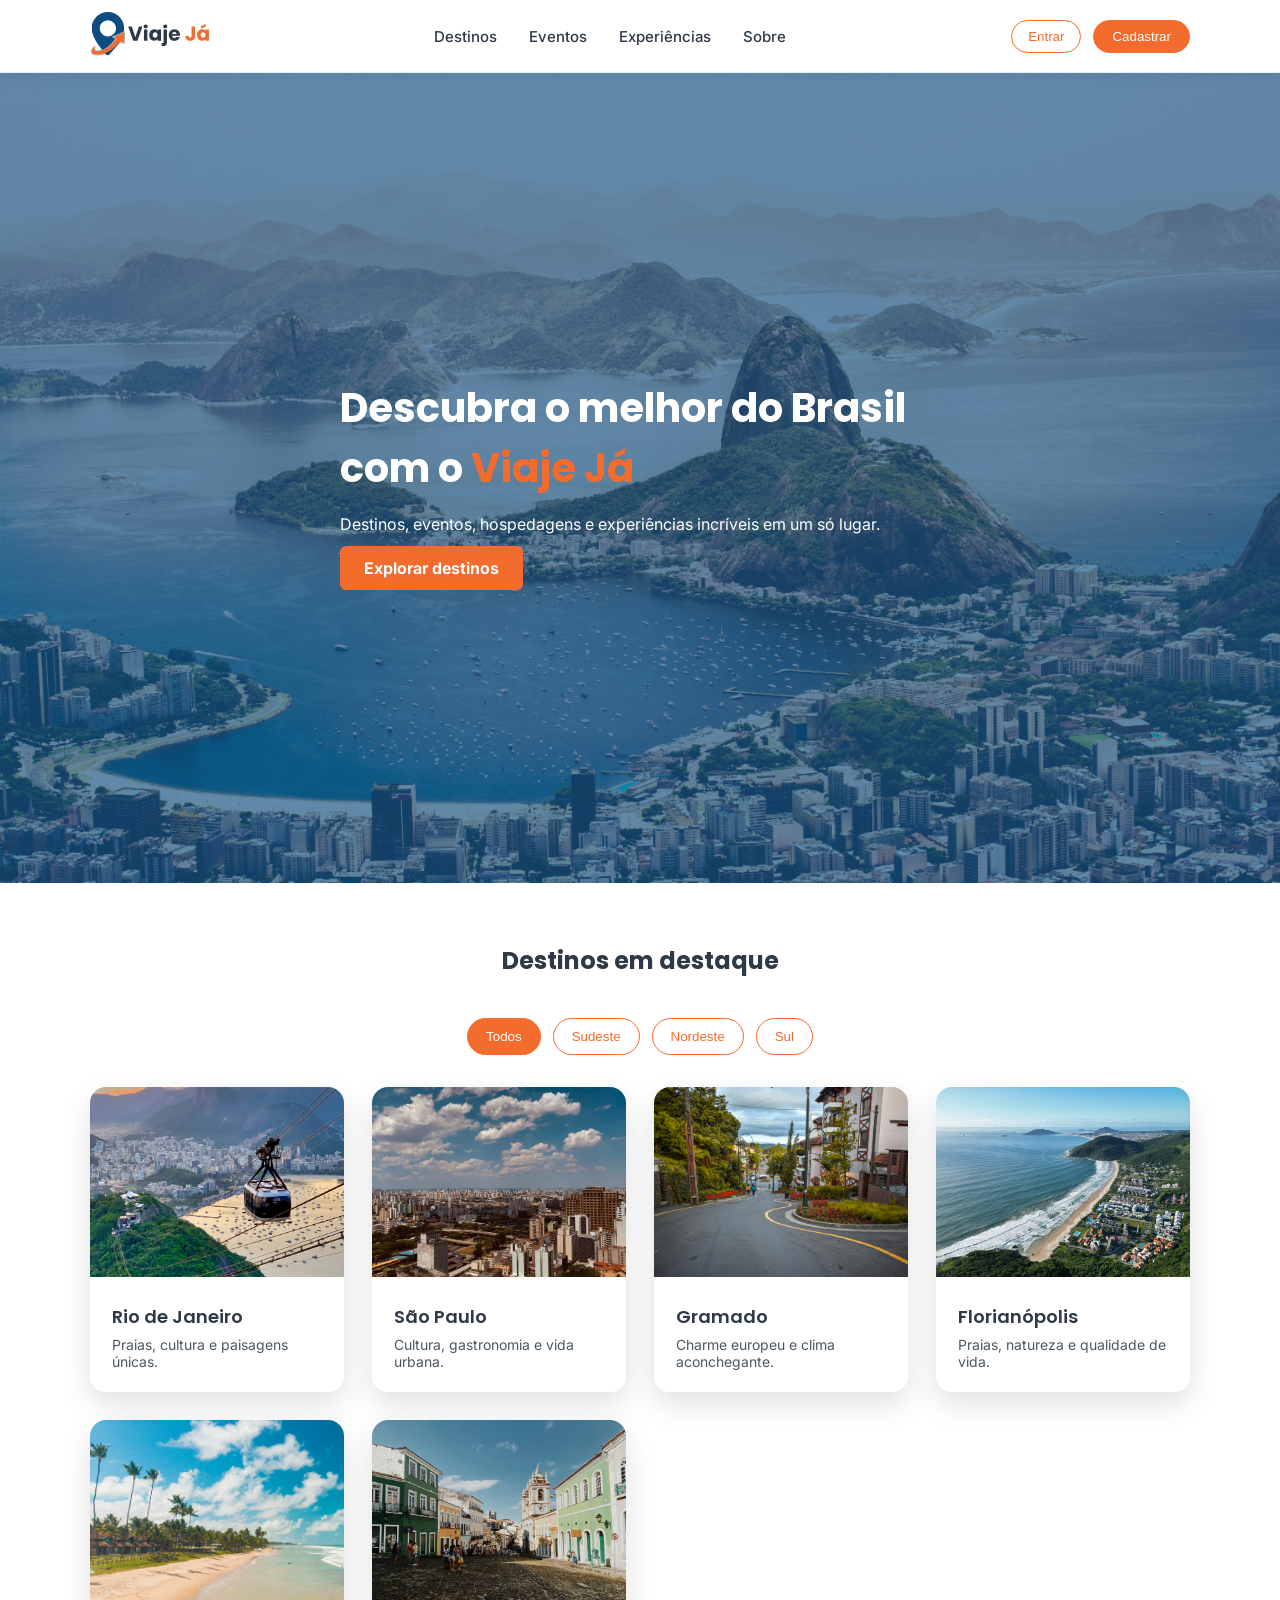
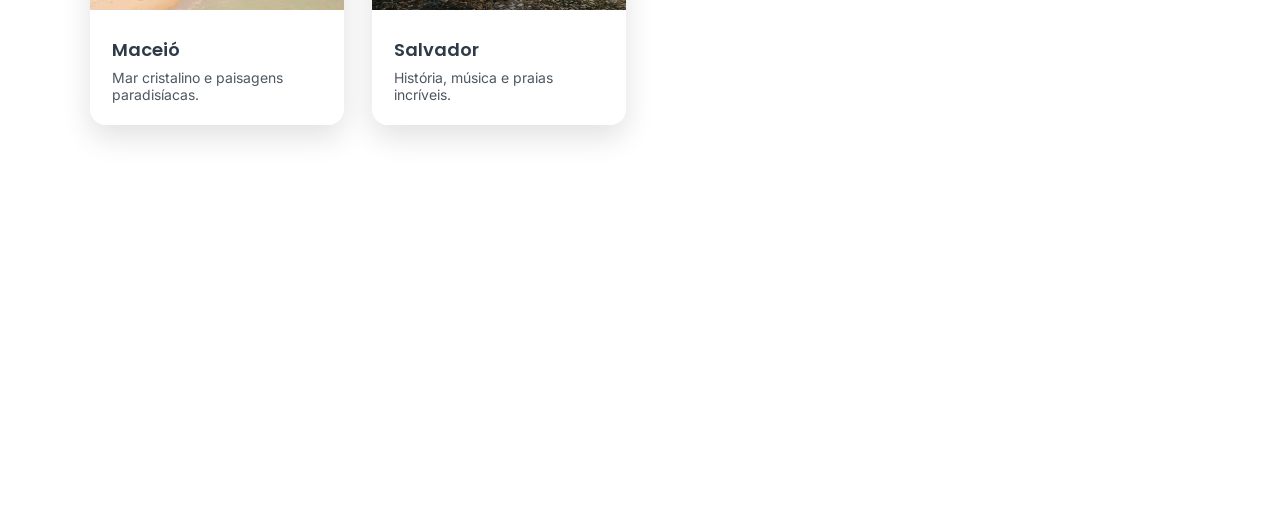
<file: index.html>
<!DOCTYPE html>
<html lang="pt-BR">
<head>
  <meta charset="UTF-8" />
  <meta name="viewport" content="width=device-width, initial-scale=1.0" />
  <title>Viaje Já | Descubra o Brasil</title>
  <!-- FAVICON -->
  <link rel="icon" type="image/png" sizes="32x32" href="img/favicon_1.svg">
  <link rel="icon" type="image/png" sizes="16x16" href="img/favicon_1.svg">

  <!-- APPLE / MOBILE -->
  <link rel="apple-touch-icon" sizes="180x180" href="img/favicon_1.svg">
  <!-- SEO básico -->
  <meta name="description" content="Viaje Já — descubra destinos, eventos e experiências incríveis pelo Brasil.">

  <!-- Fonts -->
  <link href="https://fonts.googleapis.com/css2?family=Inter:wght@400;500&family=Poppins:wght@600;700&display=swap" rel="stylesheet">

  <!-- CSS -->
  <link rel="stylesheet" href="style.css" />

  <!-- JS -->
  <script defer src="main.js"></script>
</head>

<body>
  <!-- MODAL DE AUTENTICAÇÃO -->
<div class="modal" id="authModal">
  <div class="modal-content">
    <button class="modal-close">&times;</button>

    <h2 id="modalTitle">Entrar no Viaje Já</h2>

  <form id="authForm">

  <input type="email" id="email" placeholder="Email" required>

  <input type="password" id="password" placeholder="Senha" required>

  <div class="register-only">

    <input type="text" id="fullName" placeholder="Nome completo">

    <input type="password" id="confirmPassword" placeholder="Confirmar senha">

    <select>
      <option value="">Região onde você mora</option>
      <option>Norte</option>
      <option>Nordeste</option>
      <option>Centro-Oeste</option>
      <option>Sudeste</option>
      <option>Sul</option>
    </select>

  </div>

  <p class="form-error" id="formError"></p>

  <button type="submit" class="btn-primary" id="authSubmit">
    Entrar
  </button>

</form>

    <p class="modal-switch">
      <span id="switchText">Não tem conta?</span>
      <a href="#" id="switchAuth">Cadastre-se</a>
    </p>
  </div>
</div>

  <!-- HEADER -->
  <header class="header">
  <div class="container header-content">

    <!-- LOGO -->
    <a href="index.html" class="logo-link">
      <img src="img/logoVertical_1.svg" alt="Viaje Já" class="logo">
    </a>

    <!-- NAV -->
    <nav class="nav">
      <ul class="nav-list">
        <li><a href="destinos.html">Destinos</a></li>
        <li><a href="#">Eventos</a></li>
        <li><a href="#">Experiências</a></li>
        <li><a href="#">Sobre</a></li>
      </ul>
    </nav>

    <!-- AÇÕES -->
    <div class="header-actions">
      <button class="btn-login">Entrar</button>
      <button class="btn-register">Cadastrar</button>
    </div>

    <!-- MOBILE -->
    <button class="menu-toggle">☰</button>

  </div>
</header>


  <!-- HERO -->
  <section class="hero reveal" data-parallax>
    <div class="container hero-content">
      <h1>
        Descubra o melhor do Brasil com o
        <span>Viaje Já</span>
      </h1>

      <p>
        Destinos, eventos, hospedagens e experiências incríveis
        em um só lugar.
      </p>

      <a href="destinos.html" class="btn-primary">
        Explorar destinos
      </a>
    </div>
  </section>

  <!-- DESTINOS EM DESTAQUE -->
  <section class="section">
    <div class="container">

      <header class="section-header reveal">
        <h2 class="section-title">Destinos em destaque</h2>
      </header>

      <div class="filter reveal">
        <button class="filter-btn active" data-filter="all">Todos</button>
        <button class="filter-btn" data-filter="sudeste">Sudeste</button>
        <button class="filter-btn" data-filter="nordeste">Nordeste</button>
        <button class="filter-btn" data-filter="sul">Sul</button>
      </div>

        <!-- CARD -->
        <div class="cards">

  <article class="card reveal" data-category="sudeste">
    <img src="img/destinos/rio-de-janeiro.jpg" alt="Rio de Janeiro">
    <div class="card-content">
      <h3>Rio de Janeiro</h3>
      <p>Praias, cultura e paisagens únicas.</p>
    </div>
  </article>

  <article class="card reveal" data-category="sudeste">
    <img src="img/destinos/sao-paulo.jpg" alt="São Paulo">
    <div class="card-content">
      <h3>São Paulo</h3>
      <p>Cultura, gastronomia e vida urbana.</p>
    </div>
  </article>

  <article class="card reveal" data-category="sul">
    <img src="img/destinos/gramado.jpg" alt="Gramado">
    <div class="card-content">
      <h3>Gramado</h3>
      <p>Charme europeu e clima aconchegante.</p>
    </div>
  </article>

  <article class="card reveal" data-category="sul">
    <img src="img/destinos/florianopolis.jpg" alt="Florianópolis">
    <div class="card-content">
      <h3>Florianópolis</h3>
      <p>Praias, natureza e qualidade de vida.</p>
    </div>
  </article>

  <article class="card reveal" data-category="nordeste">
    <img src="img/destinos/maceio.jpg" alt="Maceió">
    <div class="card-content">
      <h3>Maceió</h3>
      <p>Mar cristalino e paisagens paradisíacas.</p>
    </div>
  </article>

  <article class="card reveal" data-category="nordeste">
    <img src="img/destinos/salvador.jpg" alt="Salvador">
    <div class="card-content">
      <h3>Salvador</h3>
      <p>História, música e praias incríveis.</p>

</div>


      </div>
    </div>
  </section>

  <!-- CTA -->
  <section class="cta reveal">
    <div class="container cta-content">
      <h2>Planeje sua próxima viagem agora</h2>
      <p>Descubra experiências incríveis pelo Brasil</p>

      <a href="destinos.html" class="btn-secondary">
        Começar agora
      </a>
    </div>
  </section>
  
  <!-- FOOTER -->
  <footer class="footer reveal">
    <div class="container footer-content">
      <p>© 2025 Viaje Já — Todos os direitos reservados</p>
    </div>
  </footer>

</body>
</html>
</file>
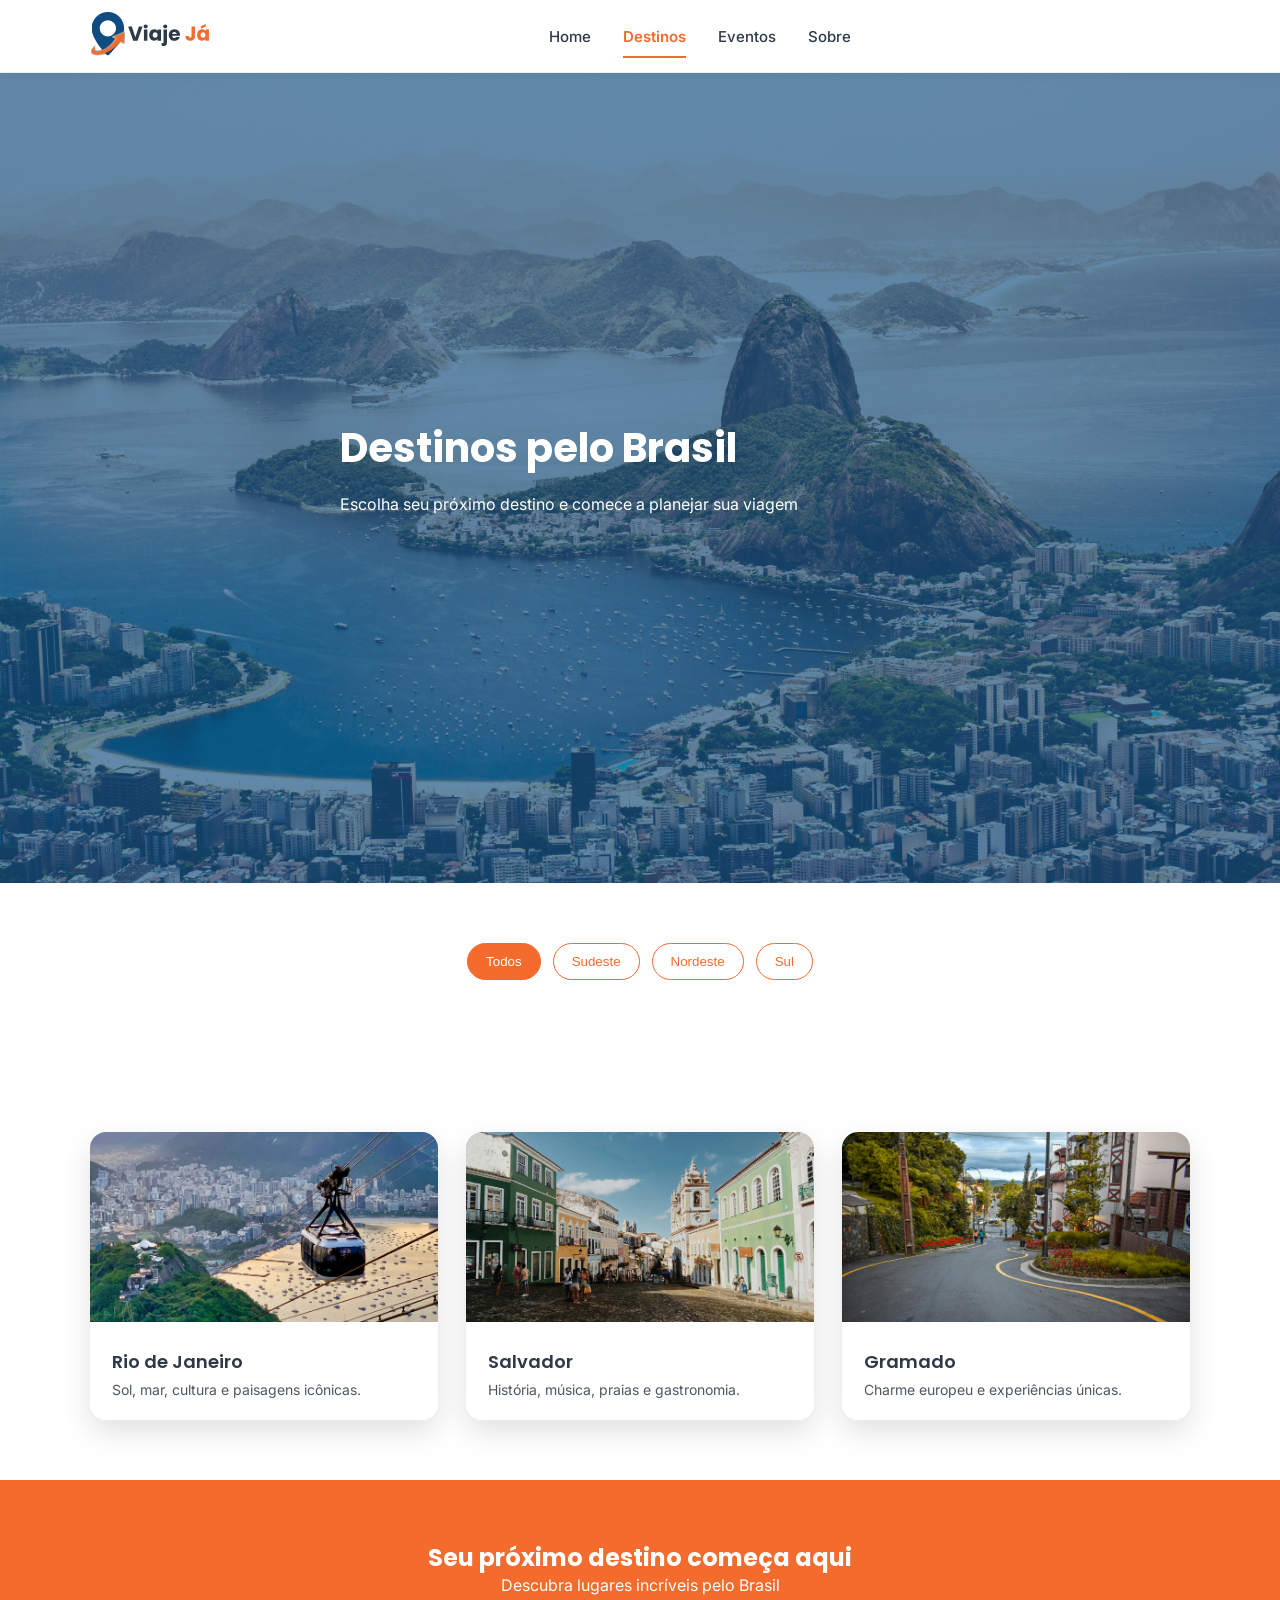
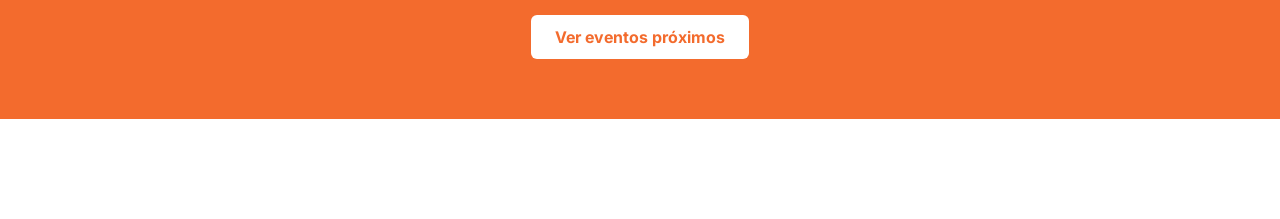
<file: destinos.html>
<!DOCTYPE html>
<html lang="pt-BR">
<head>
  <meta charset="UTF-8">
  <title>Destinos | Viaje Já</title>
  <meta name="viewport" content="width=device-width, initial-scale=1.0">

  <!-- SEO -->
  <meta name="description" content="Explore destinos incríveis pelo Brasil com o Viaje Já.">

  <!-- Fonts -->
  <link href="https://fonts.googleapis.com/css2?family=Inter:wght@400;500&family=Poppins:wght@600;700&display=swap" rel="stylesheet">

  <!-- CSS -->
  <link rel="stylesheet" href="style.css">

  <!-- JS -->
  <script defer src="main.js"></script>
</head>
<body>

<header class="header reveal">
  <div class="container header-content">

    <!-- LOGO -->
    <a href="index.html" class="logo-link">
      <img src="img/logoVertical_1.svg" class="logo" alt="Viaje Já">
    </a>

    <!-- NAV -->
    <nav class="nav">
      <ul class="nav-list">
        <li><a href="index.html">Home</a></li>
        <li><a href="destinos.html" class="active">Destinos</a></li>
        <li><a href="#">Eventos</a></li>
        <li><a href="#">Sobre</a></li>
      </ul>
    </nav>

    <!-- AÇÕES (necessário mesmo vazio) -->
    <div class="header-actions"></div>

    <!-- BOTÃO MOBILE -->
    <button class="menu-toggle">☰</button>

  </div>
</header>


<!-- HERO -->
<section class="hero hero-small reveal">
  <div class="container hero-content">
    <h1>Destinos pelo Brasil</h1>
    <p>Escolha seu próximo destino e comece a planejar sua viagem</p>
  </div>
</section>

<!-- FILTROS -->
<section class="section section-sm">
  <div class="container">

    <div class="filter reveal">
      <button class="filter-btn active" data-filter="all">Todos</button>
      <button class="filter-btn" data-filter="sudeste">Sudeste</button>
      <button class="filter-btn" data-filter="nordeste">Nordeste</button>
      <button class="filter-btn" data-filter="sul">Sul</button>
    </div>

  </div>
</section>

<!-- LISTA DE DESTINOS -->
<section class="section">
  <div class="container">

    <div class="cards">

      <!-- CARD -->
      <article class="card reveal" data-category="sudeste">
        <img src="img/destinos/rio-de-janeiro.jpg" alt="Rio de Janeiro">
        <div class="card-content">
          <h3>Rio de Janeiro</h3>
          <p>Sol, mar, cultura e paisagens icônicas.</p>
        </div>
      </article>

      <article class="card reveal" data-category="nordeste">
        <img src="img/destinos/salvador.jpg" alt="Salvador">
        <div class="card-content">
          <h3>Salvador</h3>
          <p>História, música, praias e gastronomia.</p>
        </div>
      </article>

      <article class="card reveal" data-category="sul">
        <img src="img/destinos/gramado.jpg" alt="Gramado">
        <div class="card-content">
          <h3>Gramado</h3>
          <p>Charme europeu e experiências únicas.</p>
        </div>
      </article>

    </div>

  </div>
</section>

<!-- CTA -->
<section class="cta reveal">
  <div class="container cta-content">
    <h2>Seu próximo destino começa aqui</h2>
    <p>Descubra lugares incríveis pelo Brasil</p>

    <a href="#" class="btn-secondary">
      Ver eventos próximos
    </a>
  </div>
</section>

<!-- FOOTER -->
<footer class="footer reveal">
  <div class="container footer-content">
    <p>© 2025 Viaje Já — Todos os direitos reservados</p>
  </div>
</footer>

</body>
</html>
</file>
<file: style.css>
/* =====================
   VARIÁVEIS
===================== */
:root {
  --blue: #0f4c81;
  --orange: #f36b2d;
  --text-dark: #2e3a47;
  --white: #ffffff;
}

/* =====================
   RESET
===================== */
* {
  margin: 0;
  padding: 0;
  box-sizing: border-box;
}

body {
  font-family: 'Inter', sans-serif;
  color: var(--text-dark);
  background-color: var(--white);
}

h1, h2, h3 {
  font-family: 'Poppins', sans-serif;
}


/* =====================
   GLOBAL
===================== */
.container {
  width: 90%;
  max-width: 1100px;
  margin: 0 auto;
}

a {
  text-decoration: none;
  color: inherit;
}

/* =====================
   HEADER
===================== */
.header {
  position: sticky;
  top: 0;
  z-index: 1000;

  background: var(--white);
  border-bottom: 1px solid #eee;
  box-shadow: 0 2px 10px rgba(0,0,0,0.05);
}

.header-content {
  display: flex;
  align-items: center;
  justify-content: space-between;

  padding: 12px 0; /* mais enxuto e elegante */
}

.logo {
  height: 44px;       /* tamanho ideal desktop */
  width: auto;
  object-fit: contain;
}

/* =====================
   NAV
===================== */
.nav-list {
  display: flex;
  gap: 32px;
  list-style: none;
}

.nav-list a {
  font-size: 15px;
  font-weight: 500;
  color: var(--text-dark);
  position: relative;
  padding: 6px 0;
  transition: color 0.3s ease;
}

/* Linha animada */
.nav-list a::after {
  content: "";
  position: absolute;
  left: 0;
  bottom: -6px;
  width: 0;
  height: 2px;
  background: var(--orange);
  transition: width 0.3s ease;
}

/* Hover */
.nav-list a:hover {
  color: var(--orange);
}

.nav-list a:hover::after {
  width: 100%;
}

/* Item ativo */
.nav-list a.active {
  color: var(--orange);
  font-weight: 600;
}

.nav-list a.active::after {
  width: 100%;
}

/* =====================
   AÇÕES (LOGIN / CADASTRO)
===================== */
.header-actions {
  display: flex;
  align-items: center;
  gap: 12px;
}

.btn-login {
  background: transparent;
  border: 1px solid var(--orange);
  color: var(--orange);
  padding: 8px 16px;
  border-radius: 20px;
  cursor: pointer;
  font-weight: 500;
  transition: all 0.3s ease;
}

.btn-register {
  background: var(--orange);
  color: var(--white);
  padding: 8px 18px;
  border: 1px solid var(--orange);
  border-radius: 20px;
  cursor: pointer;
  font-weight: 500;
  transition: all 0.3s ease;
}

.btn-login:hover {
  background: var(--orange);
  color: var(--white);
}

.btn-register:hover {
  opacity: 0.9;
  background: var(--white);
  color: var(--orange);
}

/* =====================
   MOBILE
===================== */
.menu-toggle {
  display: none;
  background: none;
  border: none;
  font-size: 24px;
}



/* =====================
   HERO
===================== */
.hero {
  position: relative;
  min-height: 90vh;
  display: flex;
  align-items: center;

  background-image: url("img/hero/home.hero.jpg");
  background-size: cover;
  background-position: center;
  background-attachment: fixed;

  color: var(--white);
  overflow: hidden;
}

.hero::after {
  content: "";
  position: absolute;
  inset: 0;
  background: rgba(15, 76, 129, 0.65);
  z-index: 1;
}

.hero-content {
  position: relative;
  z-index: 2;
  max-width: 600px;
}

.hero-content h1 {
  font-size: 2.5rem;
  margin-bottom: 16px;
}

.hero-content span {
  color: var(--orange);
}

.hero-content p {
  margin-bottom: 24px;
}

.btn-primary {
  background: var(--orange);
  color: var(--white);
  padding: 12px 24px;
  border-radius: 6px;
  font-weight: bold;
  cursor: pointer;
  border: none;
}

/* =====================
   SEÇÕES
===================== */
.section {
  padding: 60px 0;
}

.section-title {
  text-align: center;
  margin-bottom: 40px;
}

/* =====================
   CARDS – PREMIUM
===================== */
.cards {
  display: grid;
  grid-template-columns: repeat(auto-fit, minmax(240px, 1fr));
  gap: 28px;
}

/* Card base */
.card {
  position: relative;
  background: var(--white);
  border-radius: 16px;
  overflow: hidden;
  cursor: pointer;

  box-shadow: 0 12px 30px rgba(0,0,0,0.12);
  transition:
    transform 0.25s ease,
    box-shadow 0.25s ease;

  transform-origin: center;
  will-change: transform;
}

/* Hover principal (impacto real) */
.card:hover {
  transform: translateY(-12px) scale(1.08);
  box-shadow: 0 35px 70px rgba(0,0,0,0.25);
  z-index: 10;
}

/* Imagem */
.card img {
  width: 100%;
  height: 190px;
  object-fit: cover;

  transition: transform 0.45s ease;
}

/* Zoom suave na imagem */
.card:hover img {
  transform: scale(1.12);
}

/* Overlay elegante */
.card::before {
  content: "";
  position: absolute;
  inset: 0;
  background: linear-gradient(
    to bottom,
    rgba(15, 76, 129, 0) 35%,
    rgba(15, 76, 129, 0.65)
  );
  opacity: 0;
  transition: opacity 0.3s ease;
  z-index: 1;
}

.card:hover::before {
  opacity: 1;
}

/* Conteúdo */
.card-content {
  position: relative;
  padding: 22px;
  background: var(--white);
  z-index: 2;

  transition: transform 0.3s ease;
}

/* Leve elevação do texto */
.card:hover .card-content {
  transform: translateY(-4px);
}

/* Título */
.card-content h3 {
  margin-bottom: 6px;
  font-size: 18px;
  font-weight: 600;
}

/* Descrição */
.card-content p {
  font-size: 14px;
  opacity: 0.85;
}


/* =====================
   CTA
===================== */
.cta {
  background: var(--orange);
  color: var(--white);
  text-align: center;
  padding: 60px 0;
}

.btn-secondary {
  display: inline-block;
  margin-top: 20px;
  background: var(--white);
  color: var(--orange);
  padding: 12px 24px;
  border-radius: 6px;
  font-weight: bold;
}

/* =====================
   FOOTER
===================== */
.footer {
  background: #f1f1f1;
  text-align: center;
  padding: 20px 0;
}

/* =====================
   RESPONSIVO
===================== */
  @media (max-width: 768px) {

  /* NAV MOBILE (dropdown profissional) */
  .nav {
    position: absolute;
    top: 100%;
    left: 0;
    width: 100%;

    background: var(--white);
    border-bottom: 1px solid #eee;
    box-shadow: 0 8px 20px rgba(0,0,0,0.08);

    display: none;
  }

  .nav.active {
    display: block;
  }

  /* Lista vertical */
  .nav-list {
    flex-direction: column;
    gap: 0;
    padding: 12px 0;
  }

  .nav-list li {
    width: 100%;
  }

  .nav-list a {
    display: block;
    width: 100%;
    padding: 14px 20px;
    font-size: 16px;
  }

  .nav-list a:hover {
    background: #f8f8f8;
  }

  /* Header actions */
  .header-actions {
    gap: 8px;
  }

  .btn-login,
  .btn-register {
    padding: 6px 14px;
    font-size: 14px;
  }

  /* Botão hamburguer */
  .menu-toggle {
    display: block;
  }
}

.filter {
  display: flex;
  gap: 12px;
  margin-bottom: 32px;
  justify-content: center;
  flex-wrap: wrap;
}

.filter-btn {
  padding: 10px 18px;
  border-radius: 20px;
  border: 1px solid var(--orange);
  background: transparent;
  color: var(--orange);
  cursor: pointer;
  font-weight: 500;
  transition: all 0.3s ease;
}

.filter-btn:hover,
.filter-btn.active {
  background: var(--orange);
  color: var(--white);
}

.reveal {
  opacity: 0;
  transform: translateY(40px);
  transition: opacity 0.8s ease, transform 0.8s ease;
}

.reveal.active {
  opacity: 1;
  transform: translateY(0);
}

/* =====================
   MODAL DE LOGIN
===================== */
.modal {
  position: fixed;
  inset: 0;
  background: rgba(0,0,0,0.5);
  display: none;
  align-items: center;
  justify-content: center;
  z-index: 9999; /* 🔥 ISSO É O QUE FALTAVA */
}


.modal.active {
  display: flex;
}

.modal-content {
  background: var(--white);
  padding: 32px;
  border-radius: 12px;
  width: 100%;
  max-width: 360px;
  position: relative;
}

.modal-content h2 {
  margin-bottom: 20px;
}

.modal-content input {
  width: 100%;
  padding: 12px;
  margin-bottom: 12px;
  border-radius: 6px;
  border: 1px solid #ddd;
}

.modal-close {
  position: absolute;
  top: 12px;
  right: 16px;
  border: none;
  background: none;
  font-size: 22px;
  cursor: pointer;
}

/* =====================
   CAMPOS DE CADASTRO
===================== */

.register-only {
  display: none;
}

.modal-content select {
  width: 100%;
  padding: 12px;
  margin-bottom: 12px;
  border-radius: 6px;
  border: 1px solid #ddd;
}

.interests {
  margin: 12px 0;
  font-size: 14px;
}

.interests span {
  display: block;
  margin-bottom: 6px;
  font-weight: 600;
}

.interests label {
  display: inline-block;
  margin-right: 10px;
}

.user-greeting {
  font-weight: 500;
  color: var(--text-dark);
}

.form-error {
  display: none;
  color: #d93025;
  font-size: 14px;
  margin: 10px 0;
}
.form-error.active {
  display: block;
}
</file>
